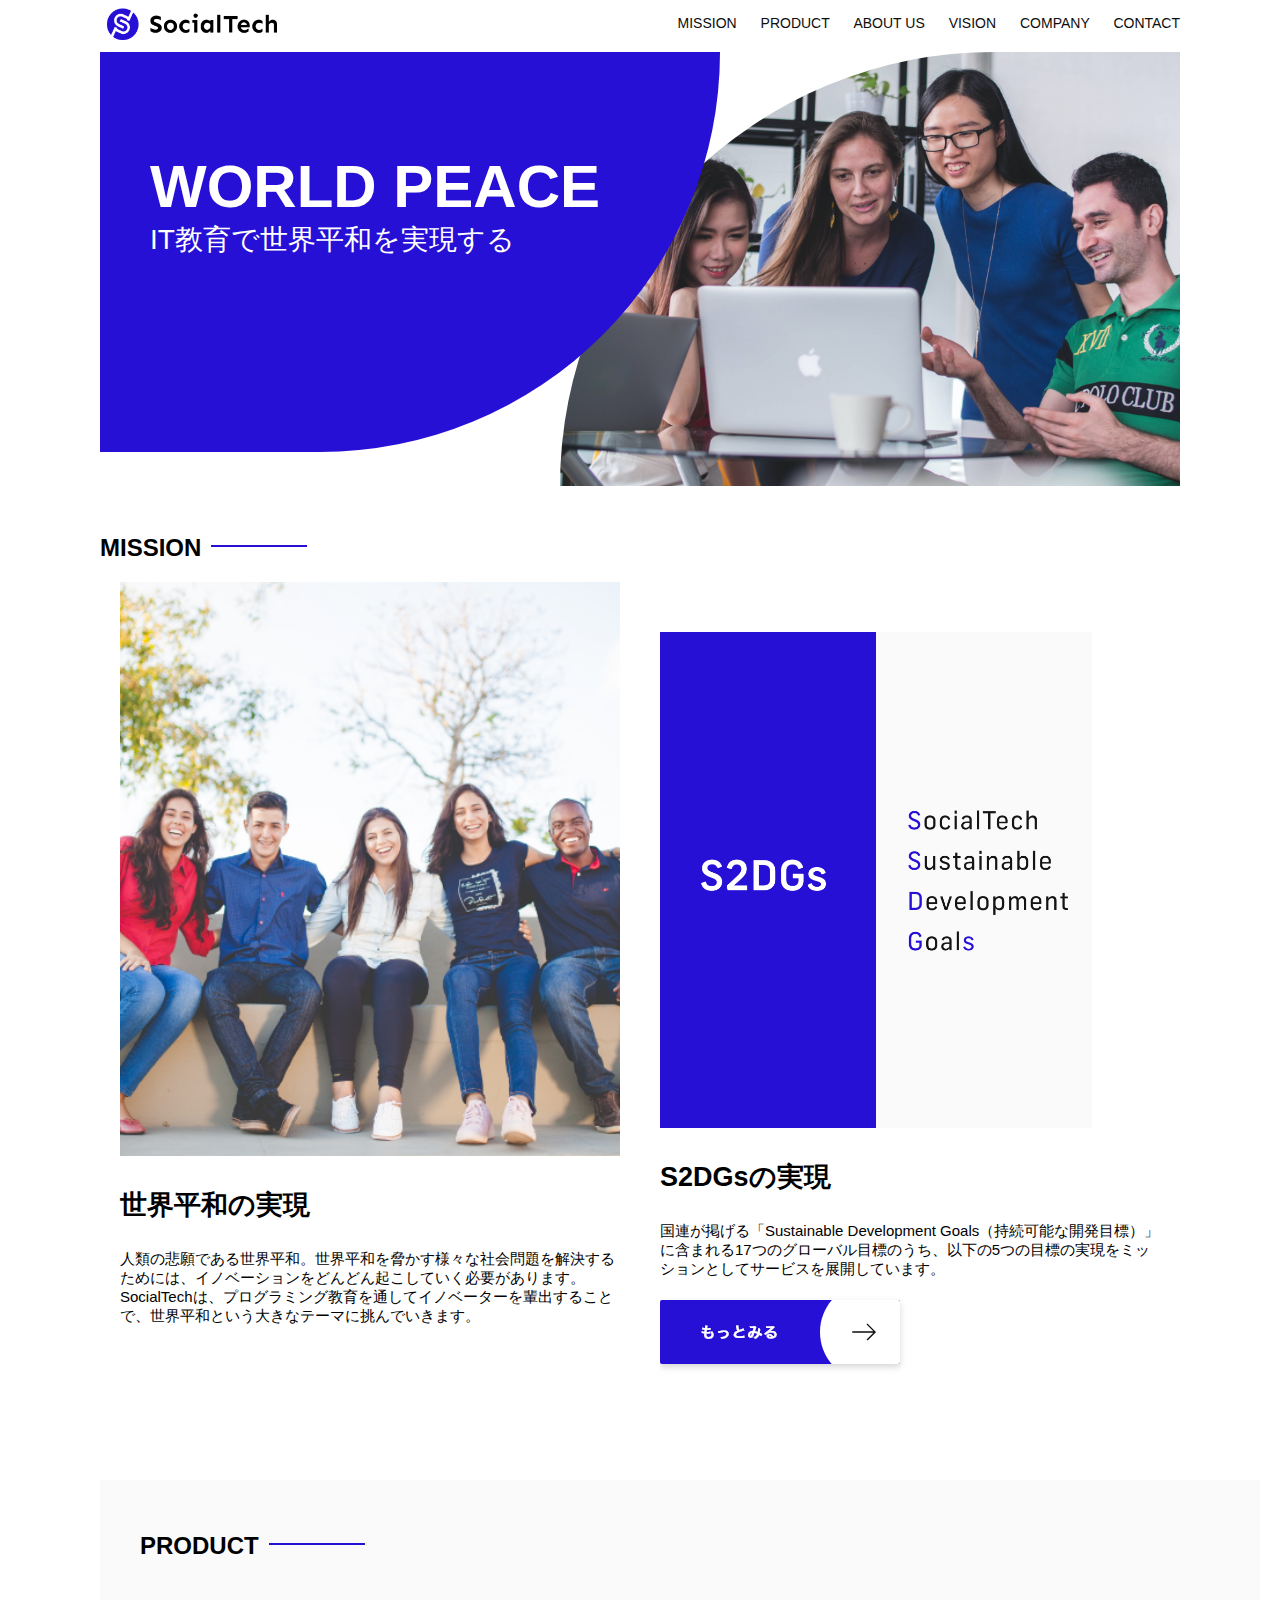
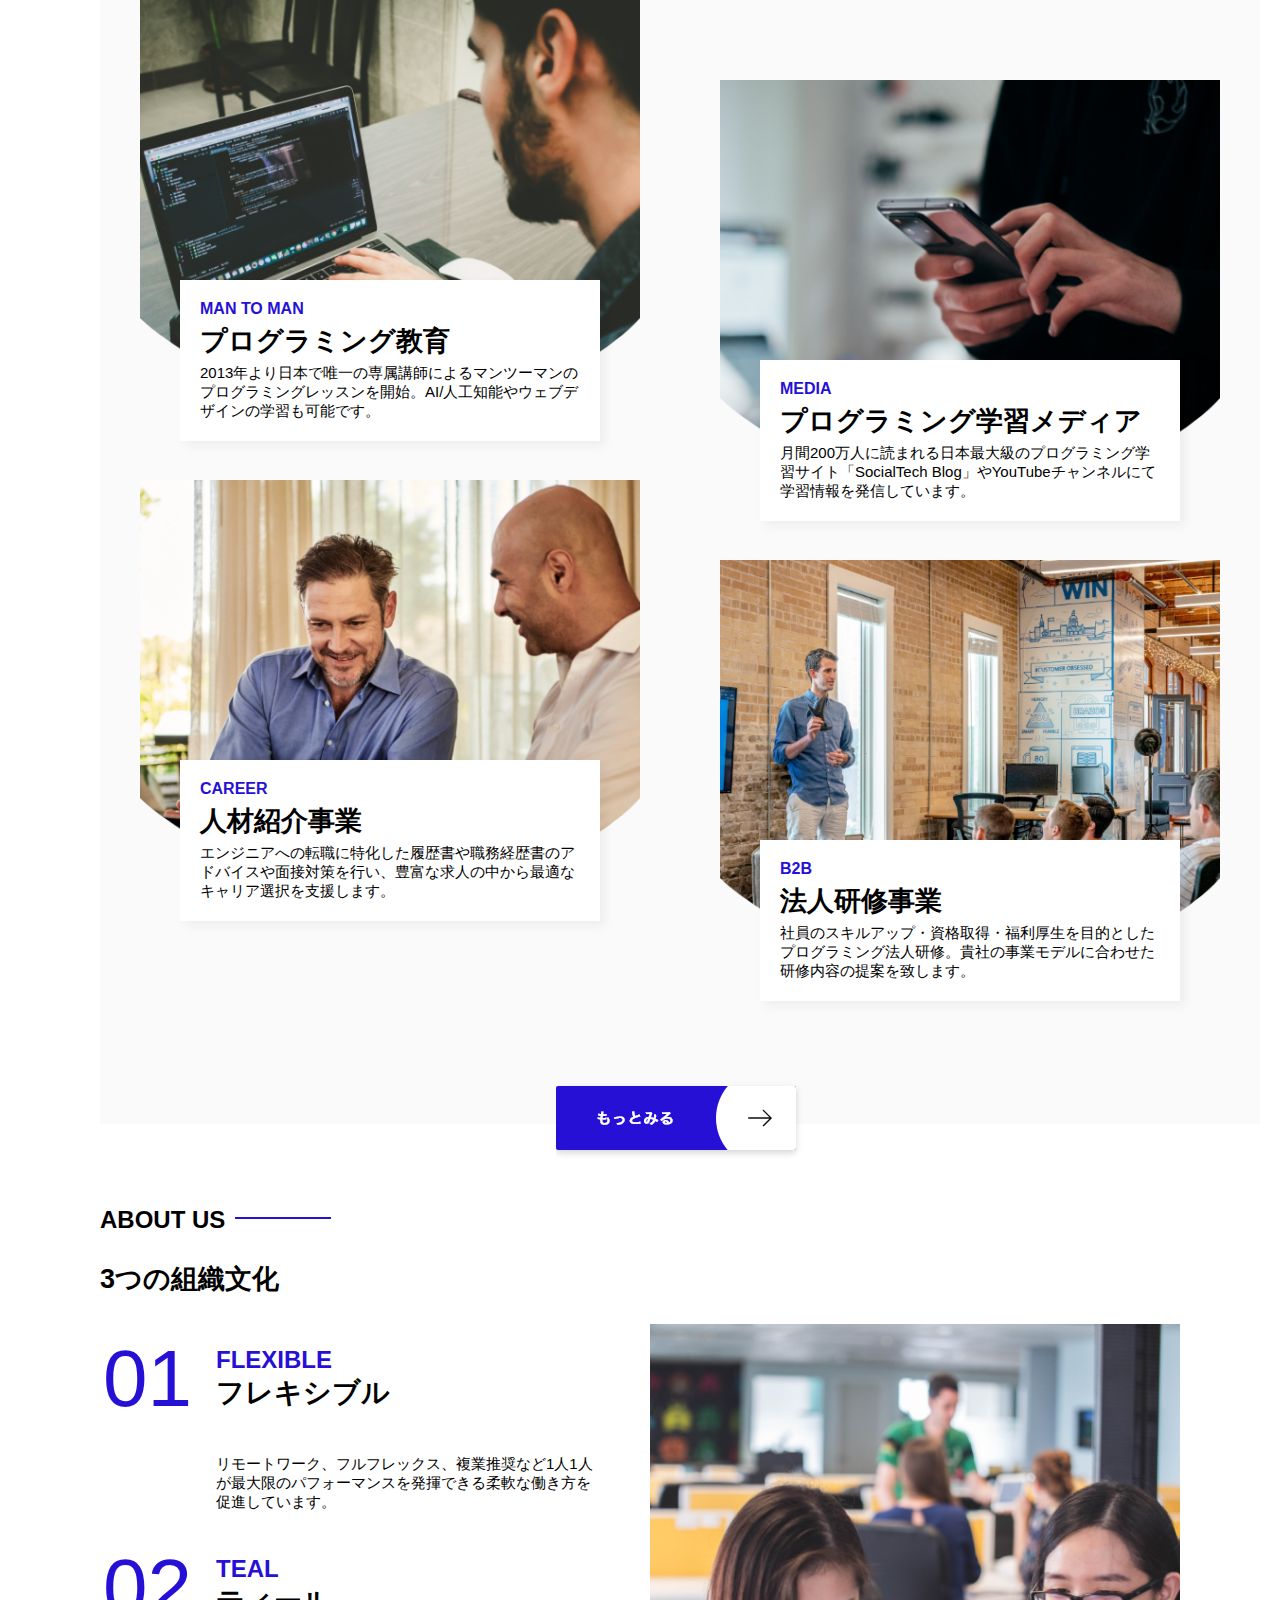
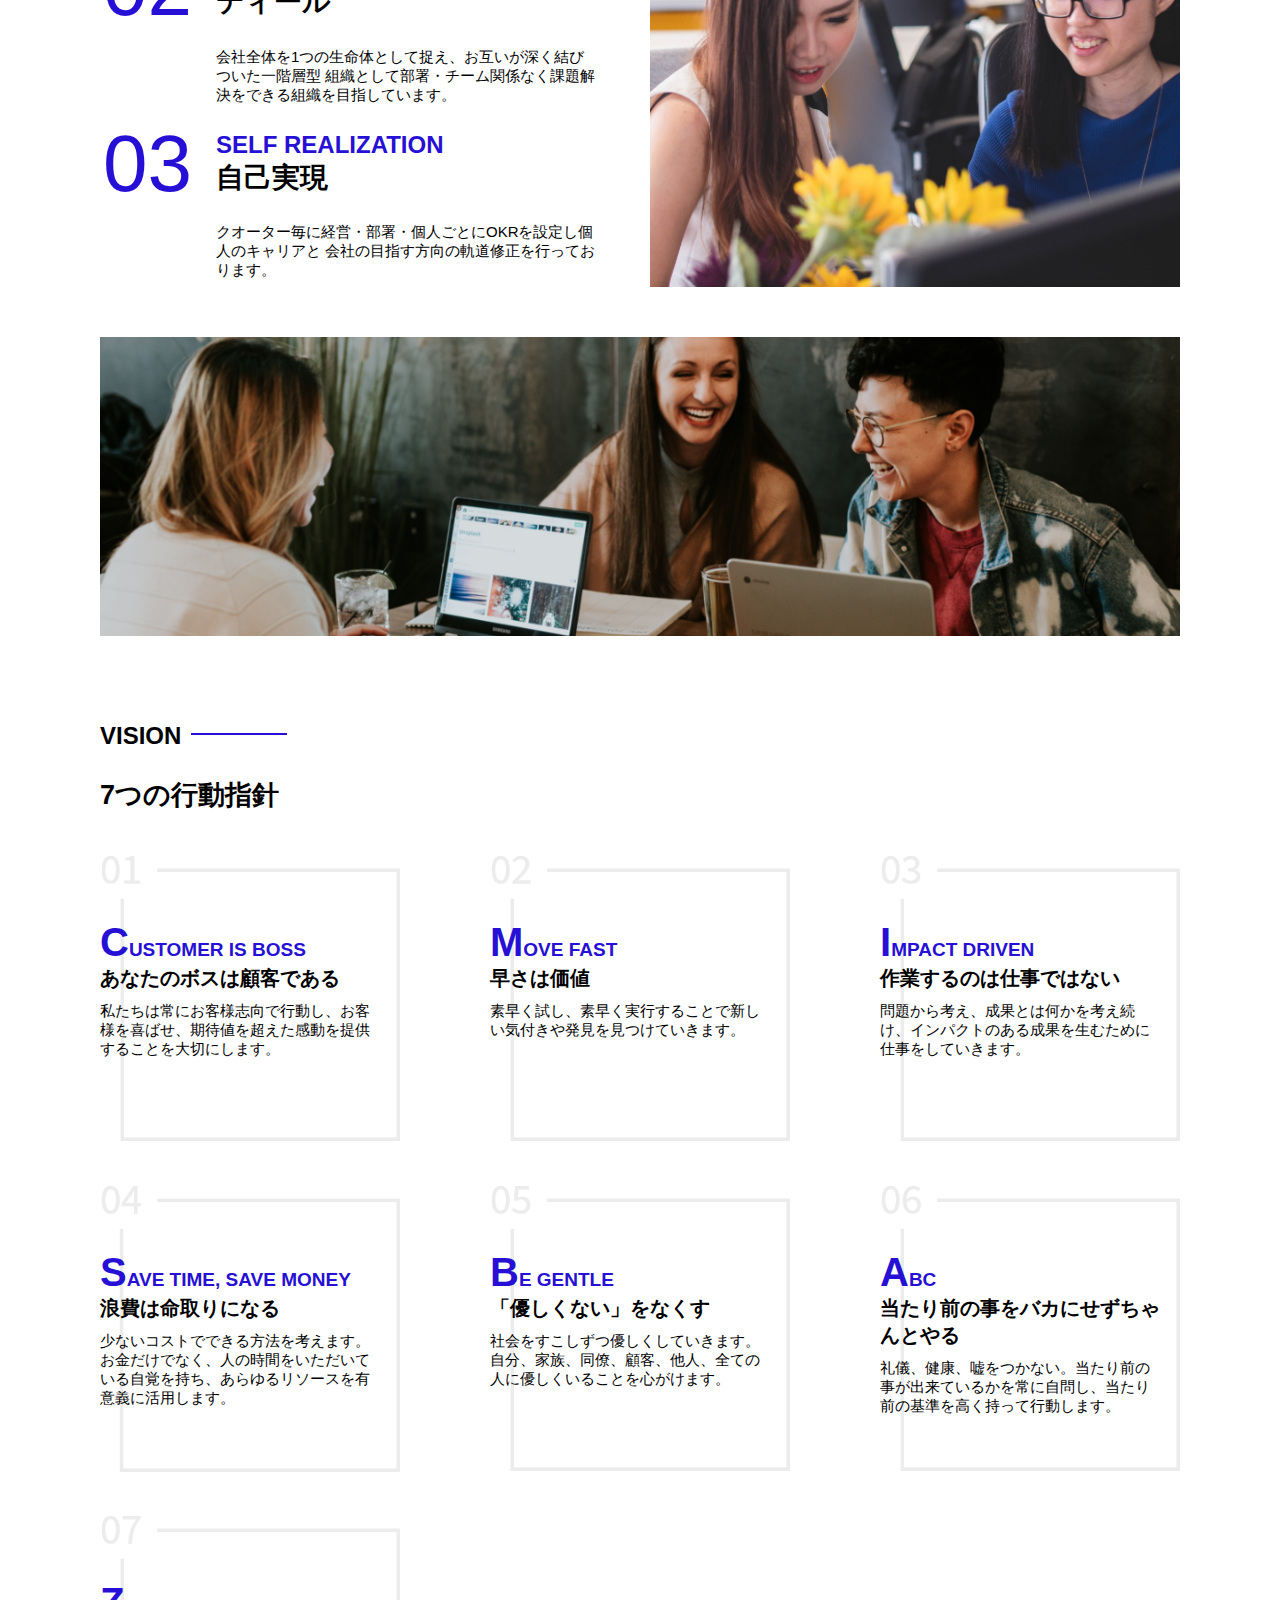
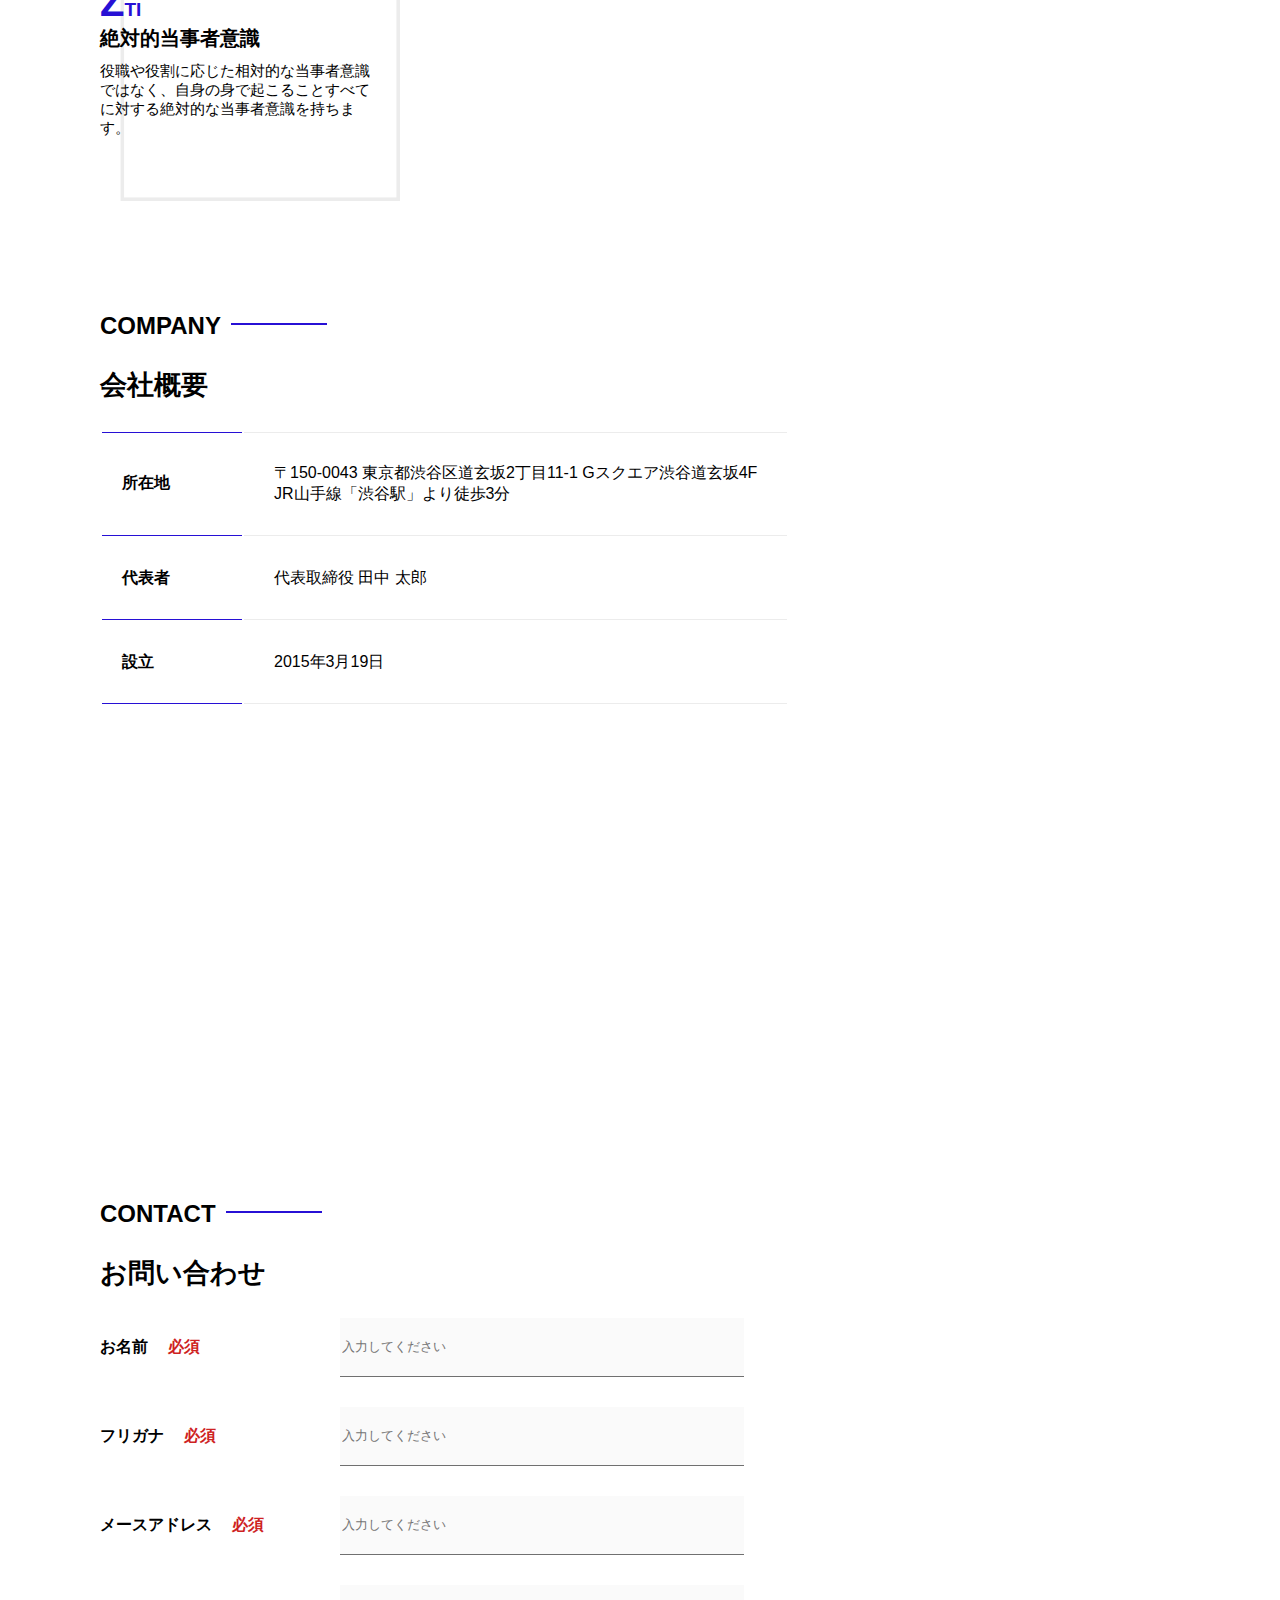
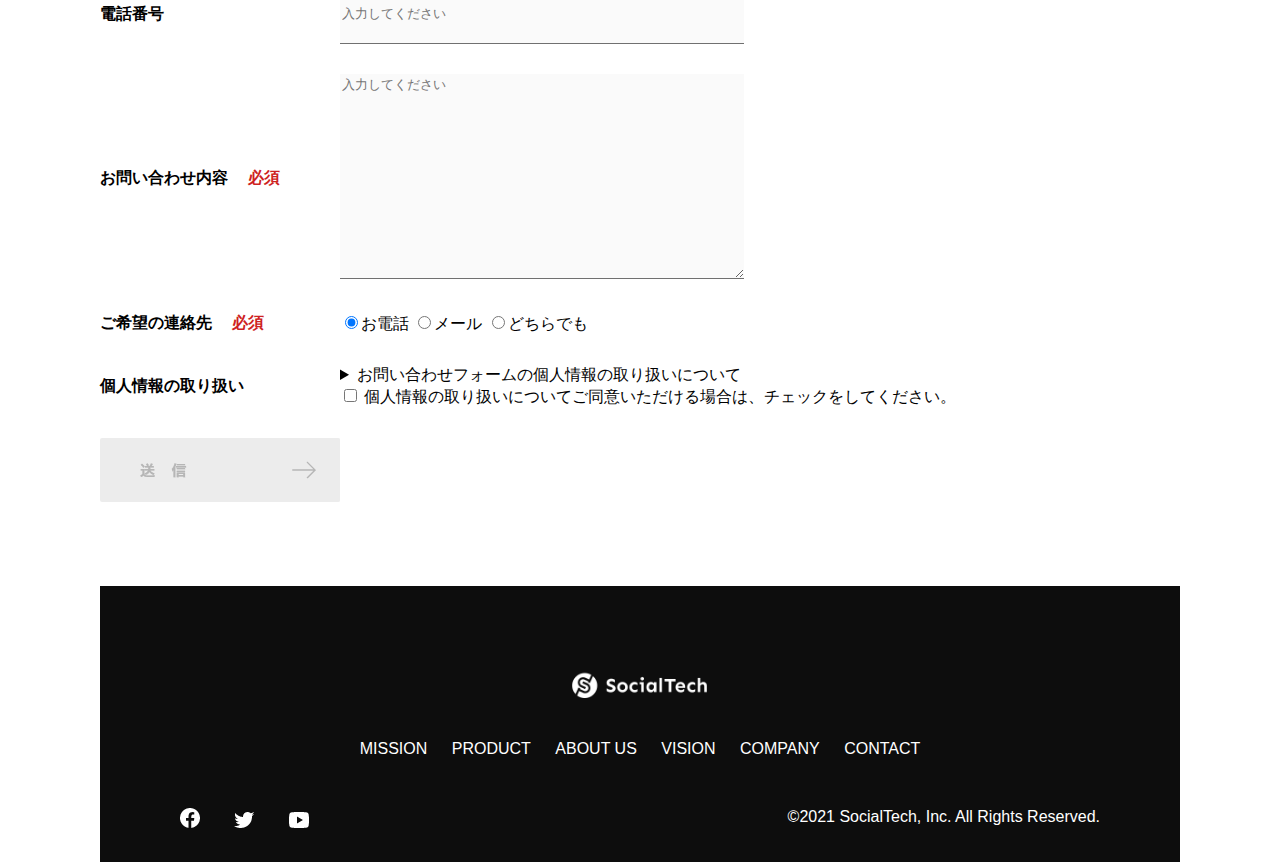
<file: index.html>
<!DOCTYPE html>
<html>
  <head>
      <title>SocialTech</title>
        <meta charset="utf-8">
        <meta name="description" content="SocialTechはEdTech業界のリーディングカンパニーを目指します。">
        <meta name="viewport" content="width=device-width, initial-scale=1.0">
          <meta name="twitter:card" content="summary" />
          <meta name="twitter:site" content="@mai2Ay" />
          <meta property="og:url" content="https://mai2ay.github.io/socialtech/index.html" />
          <meta property="og:title" content="SocialTech" />
          <meta property="og:description" content="SocialTechはEdTech業界のリーディングカンパニーを目指します。" />
          <meta property="og:image" content="https://mai2ay.github.io/socialtech/index.html/images/logo.png" />
        <link rel="stylesheet" href="style.css">
   </head>
  <body>
    <!-- ヘッダー -->
    <header>
        <!-- ロゴ -->
        <a herf="index.html" id="logo"><img src="images/logo.png" alt="トップページに戻る"></a>
      
          <!-- PC用ナビゲーション -->
          <nav id="nav-pc">
            <a href="mission.html">MISSION</a>
            <a href="product.html">PRODUCT</a>
            <a href="index.html#aboutus">ABOUT US</a>
            <a href="index.html#vision">VISION</a>
            <a href="index.html#company">COMPANY</a>
            <a href="index.html#contact">CONTACT</a>
          </nav>
          <!-- スマホ用メニューボタン -->
          <img id="menu-sp" src="images/button-menu.png" alt="ナビゲーションを開く" onclick="document.getElementById('nav-sp').style.display = 'block'">
          
          <!-- スマホ用ナビゲーション -->
          <nav id="nav-sp">
            <img id="close" src="images/button-close.png" alt="ナビゲーションを閉じる" onclick="document.getElementById('nav-sp').style.display = 'none'">
            <a id="logo-sp" href="index.html" onclick="document.getElementById('nav-sp').style.display = 'none'"><img
                src="images/logo-sp.png" alt="トップページに戻る"></a>
            <a class="menu" href="mission.html" onclick="document.getElementById('nav-sp').style.display = 'none'">MISSION</a>
            <a class="menu" href="product.html" onclick="document.getElementById('nav-sp').style.display = 'none'">PRODUCT</a>
            <a class="menu" href="index.html#aboutus" onclick="document.getElementById('nav-sp').style.display = 'none'">ABOUT
              US</a>
            <a class="menu" href="index.html#vision"
              onclick="document.getElementById('nav-sp').style.display = 'none'">VISION</a>
            <a class="menu" href="index.html#company"
              onclick="document.getElementById('nav-sp').style.display = 'none'">COMPANY</a>
            <a class="menu" href="index.html#contact"
              onclick="document.getElementById('nav-sp').style.display = 'none'">CONTACT</a>
            <div id="sns">
              <a href="https://www.facebook.com/sejuku2013"><img src="images/button-facebook.png" alt="Facebookのリンク"></a>
              <a href="https://twitter.com/samuraijuku"><img src="images/button-twitter.png" alt="Twitterのリンク"></a>
              <a href="https://www.youtube.com/channel/UCCFOQO5aDK0xXam4cUQXT8g"><img src="images/button-youtube.png" alt="YouTubeのリンク"></a>
            </div>
          </nav>
        </header>
          <main>
            <article>
              <!-- メインビジュアル -->
              <section id="main-visual">
                <div id="main-message">
                  <h1>WORLD PEACE</h1>
                  <p>IT教育で世界平和を実現する</p>
                </div>
                <img src="images/index/index-main.png" alt="PCの周りに集まる多国籍の仲間たち">
              </section>
              <!-- ミッション -->
              <section id="mission">
                  <h2 class="index-h2">MISSION</h2>
                <div id="mission-flex">
                  <div>
                    <img id="mission-photo" src="images/index/index-mission.png" alt="屋外のベンチで写真を撮影する多国籍の仲間たち">
                    <h3>世界平和の実現</h3>
                    <P>
                      人類の悲願である世界平和。世界平和を脅かす様々な社会問題を解決するためには、イノベーションをどんどん起こしていく必要があります。SocialTechは、プログラミング教育を通してイノベーターを輩出することで、世界平和という大きなテーマに挑んでいきます。
                    </P>
                  </div>
                  <div>
                    <img id="s2dgs" src="images/index/s2dgs.png" alt="s2dgs">
                    <h3>S2DGsの実現</h3>
                    <p>国連が掲げる「Sustainable Development Goals（持続可能な開発目標）」に含まれる17つのグローバル目標のうち、以下の5つの目標の実現をミッションとしてサービスを展開しています。</p>
                    <a href="mission.html">
                      <img src="images/button-more.png" alt="もっとみる">
                    </a>
                  </div>
                </div>
              </section>
              <!-- プロダクト -->
              <section id="product">
                  <h2 class="index-h2">PRODUCT</h2>
                <div>
                  <div id="product-left">
                    <div>
                      <img class="product-photo" src="images/index/index-mantoman.png" alt="PCでコードを書く男性">
                      <div class="product-explain">
                        <span>MAN TO MAN</span>
                        <h3>プログラミング教育</h3>
                        <P>2013年より日本で唯一の専属講師によるマンツーマンのプログラミングレッスンを開始。AI/人工知能やウェブデザインの学習も可能です。</P>
                      </div>
                    </div>
                    <div>
                      <img class="product-photo" src="images/index/index-career.png" alt="笑顔で話し合う2人の男性">
                      <div class="product-explain">
                        <span>CAREER</span>
                        <h3>人材紹介事業</h3>
                        <p>エンジニアへの転職に特化した履歴書や職務経歴書のアドバイスや面接対策を行い、豊富な求人の中から最適なキャリア選択を支援します。</p>
                      </div>
                    </div>
                  </div>
                  <div id="product-right">
                    <div>
                      <img class="product-photo" src="images/index/index-media.png" alt="スマートフォンを操作する人">
                      <div class="product-explain">
                        <span>MEDIA</span>
                        <h3>プログラミング学習メディア</h3>
                        <p>月間200万人に読まれる日本最大級のプログラミング学習サイト「SocialTech Blog」やYouTubeチャンネルにて学習情報を発信しています。</p>
                      </div>
                    </div>
                    <div>
                      <img class="product-photo" src="images/index/index-b2b.png" alt="講演中の男性とそれを聴く人々">
                      <div class="product-explain">
                        <span>B2B</span>
                        <h3>法人研修事業</h3>
                        <p>社員のスキルアップ・資格取得・福利厚生を目的としたプログラミング法人研修。貴社の事業モデルに合わせた研修内容の提案を致します。</p>
                      </div>
                    </div>
                  </div>
                </div>
                <div>
                  <a id="product-more" href="product.html">
                    <img src="images/button-more.png" alt="もっとみる">
                  </a>
                </div>
              </section>
                <!-- ABOUT US -->
                <section id="aboutus">
                  <h2 class="index-h2">ABOUT US</h2>
                  <h3>3つの組織文化</h3>
                  <div>
                    <table class="culture-table">
                      <tr>
                        <td>
                          <span class="culture-num">01</span>
                        </td>
                        <td>
                          <span class="culture-en">FLEXIBLE</span>
                          <span class="culture-jp">フレキシブル</span>
                        </td>
                      </tr>
                      <tr>
                        <td>
                          <!-- 空のセル -->
                        </td>
                        <td>
                          <p class="cultule-description">
                            リモートワーク、フルフレックス、複業推奨など1人1人が最大限のパフォーマンスを発揮できる柔軟な働き方を促進しています。
                          </p>
                        </td>
                      </tr>
                      <tr>
                        <td>
                          <span class="culture-num">02</span>
                        </td>
                        <td>
                          <span class="culture-en">TEAL</span>
                          <span class="culture-jp">ティール</span>
                        </td>
                      </tr>
                      <tr>
                        <td>
                          <!-- 空のセル -->
                        </td>
                        <td>
                          <p class="culture-description">
                            会社全体を1つの生命体として捉え、お互いが深く結びついた一階層型
                            組織として部署・チーム関係なく課題解決をできる組織を目指しています。
                          </p>
                        </td>
                      </tr>
                      <tr>
                        <td>
                          <span class="culture-num">03</span>
                        </td>
                        <td>
                          <span class="culture-en">SELF REALIZATION</span>
                          <span class="culture-jp">自己実現</span>
                        </td>
                      </tr>
                      <tr>
                        <td>
                          <!-- 空のセル -->
                        </td>
                        <td>
                          <p class="culture-description">
                            クオーター毎に経営・部署・個人ごとにOKRを設定し個人のキャリアと
                            会社の目指す方向の軌道修正を行っております。
                          </p>
                        </td>
                      </tr>
                    </table>
                      <img class="culture-img" src="images/index/index-aboutus1.png" alt="笑顔で話し合う2人の女性">  
                  </div>
                    <img class="culture-img2" src="images/index/index-aboutus2.png" alt="笑顔で話し合う3人の男女">
                </section>
                <!-- VISION -->
                <section id="vision">
                  <h2 class="index-h2">VISION</h2>
                  <h3>7つの行動指針</h3>
                  <div>
                    <div class="vision-box">
                      <img src="images/index/vision-01.png" alt="01">
                      <span>
                        <h4>CUSTOMER IS BOSS</h4>
                        <h5>あなたのボスは顧客である</h5>
                        <p>私たちは常にお客様志向で行動し、お客様を喜ばせ、期待値を超えた感動を提供することを大切にします。</p>
                      </span>
                    </div>
                    <div class="vision-box">
                      <img src="images/index/vision-02.png" alt="02">
                      <span>
                        <h4>MOVE FAST</h4>
                        <h5>早さは価値</h5>
                        <p>素早く試し、素早く実行することで新しい気付きや発見を見つけていきます。</p>
                      </span>
                    </div>
                    <div class="vision-box">
                      <img src="images/index/vision-03.png" alt="03">
                      <span>
                        <h4>IMPACT DRIVEN</h4>
                        <h5>作業するのは仕事ではない</h5>
                        <p>問題から考え、成果とは何かを考え続け、インパクトのある成果を生むために仕事をしていきます。</p>
                      </span>
                    </div>
                    <div class="vision-box">
                      <img src="images/index/vision-04.png" alt="04">
                        <span>
                          <h4>SAVE TIME, SAVE MONEY</h4>
                          <h5>浪費は命取りになる</h5>
                          <p>少ないコストでできる方法を考えます。お金だけでなく、人の時間をいただいている自覚を持ち、あらゆるリソースを有意義に活用します。</p>
                        </span>
                      </imag>
                    </div>
                    <div class="vision-box">
                      <img src="images/index/vision-05.png" alt="05">
                      <span>
                        <h4>BE GENTLE</h4>
                        <h5>「優しくない」をなくす</h5>
                        <p>社会をすこしずつ優しくしていきます。自分、家族、同僚、顧客、他人、全ての人に優しくいることを心がけます。</p>
                      </span>
                    </div>
                    <div class="vision-box">
                      <img src="images/index/vision-06.png" alt="06">
                      <span>
                        <h4>ABC</h4>
                        <h5>当たり前の事をバカにせずちゃんとやる</h5>
                        <p>礼儀、健康、嘘をつかない。当たり前の事が出来ているかを常に自問し、当たり前の基準を高く持って行動します。</p>
                      </span>
                    </div>
                    <div class="vision-box">
                      <img src="images/index/vision-07.png" alt="07">
                      <span>
                        <h4>ZTI</h4>
                        <h5>絶対的当事者意識</h5>
                        <p>役職や役割に応じた相対的な当事者意識ではなく、自身の身で起こることすべてに対する絶対的な当事者意識を持ちます。</p>
                      </span>
                    </div>
                  </div>
                </section>
                  <!-- COMPANY -->
                  <section id="company">
                    <h2 class="index-h2">COMPANY</h2>
                    <h3>会社概要</h3>
                    <table id="company-table">
                      <tr>
                        <th class="tableheader-first">所在地</th>
                        <td class="cell-first">〒150-0043 東京都渋谷区道玄坂2丁目11-1 Gスクエア渋谷道玄坂4F<br>JR山手線「渋谷駅」より徒歩3分</td>
                      </tr>
                      <tr>
                        <th class="tableheader">代表者</th>
                        <td class="cell">代表取締役 田中 太郎</td>
                      </tr>
                      <tr>
                        <th class="tableheader">設立</th>
                        <td class="cell">2015年3月19日</td>
                      </tr>
                    </table>
                    <iframe
                      src="https://www.google.com/maps/embed?pb=!1m18!1m12!1m3!1d3241.7761306151356!2d139.6961907!3d35.6578869!2m3!1f0!2f0!3f0!3m2!1i1024!2i768!4f13.1!3m3!1m2!1s0x60188caa0042e8d1%3A0xba130bea826a7aa2!2z44CSMTUwLTAwNDMg5p2x5Lqs6YO95riL6LC35Yy66YGT546E5Z2C77yS5LiB55uu77yR77yR4oiS77yR!5e0!3m2!1sja!2sjp!4v1664507804688!5m2!1sja!2sjp" 
                      style="border:0;" allowfullscreen="" loading="lazy">
                    </iframe>
                    </section>
                      <!-- お問い合わせフォーム -->
                      <section id="contact">
                        <h2 class="index-h2">CONTACT</h2>
                        <h3>お問い合わせ</h3>
                        <form action="https://api.staticforms.xyz/submit" method="post">
                          <input type="text" name="honeypot" style="display:none">
                          <!--STATIC FORMSのアクセスキー  -->
                          <input type="hidden" name="accessKey" value="3e3823be-5c2d-4cc7-9f79-f2854b6325e1">
                          <!-- メールのタイトル -->
                          <input type="hidden" name="subject" value="お問い合わせフォーム" />
                          <!--送信先のメールアドレスをvalueに設定する-->
                          <input type="hidden" name="replayTo" value="neji09mai2@gmail.com">
                          <!--redirectToのURLは公開後のURLへリンクする-->
                          <input type="hidden" name="radirectTo" value="">
                          <div>
                            <div class="contact-heading">
                              <label class="contact-label">お名前<span class="contact-span">必須</span></span></label>
                            </div>
                            <div class="contact-form">
                              <input type="text" name="name" placeholder="入力してください" class="contact-textbox">
                            </div>
                          </div>
                          <div>
                            <div class="contact-heading">
                              <label class="contact-label">フリガナ<span class="contact-span">必須</span></label>
                            </div>
                            <div>
                              <input type="text" name="hurigana" placeholder="入力してください" class="contact-textbox">
                            </div>
                          </div>
                          <div>
                            <div class="contact-heading">
                              <label class="contact-label">メースアドレス<span class="contact-span">必須</span></label>
                            </div>
                            <div>
                              <input type="text" name="email" placeholder="入力してください" class="contact-textbox">
                            </div>
                          </div>
                          <div>
                            <div class="contact-heading">
                              <label class="contact-label">電話番号</label>
                            </div>
                            <div>
                              <input type="text" name="tel" placeholder="入力してください" class="contact-textbox">
                            </div>
                          </div>
                          <div>
                            <div class="contact-heading">
                              <label class="contact-label">お問い合わせ内容<span class="contact-span">必須</span></label>
                            </div>
                            <div>
                              <textarea class="contact-textarea" placeholder="入力してください" name="message"></textarea>
                            </div>
                          </div>
                          <div>
                              <div class="contact-heading">
                                <label class="contact-label">ご希望の連絡先<span class="contact-span">必須</span></label>
                              </div>
                              <div>
                                <input class="radiobutton" type="radio" value="tel" name="contact" checked><label>お電話</label>
                                <input class="radiobutton" type="radio" value="mail" name="contact"><label>メール</label>
                                <input class="radiobutton" type="radio" value="both" name="contact"><label>どちらでも</label>
                              </div>
                            </div>
                       <div>
                        <div class="contact-heading">
                          <label class="contact-label">個人情報の取り扱い</label>
                        </div>
                        <div>
                          <details>
                            <summary>お問い合わせフォームの個人情報の取り扱いについて</summary>
                            <div>
                              <span>１．組織の名称又は氏名</span><br>
                              株式会社SocialTech<br><br>
                              <span>２．個人情報保護管理者（若しくはその代理人）の氏名又は職名、所属及び連絡先
                                鈴木 一郎 コーポレート部</span><br>
                              メールアドレス：support@socialtech.net<br>
                              TEL：03-xxxx-xxxx<br>
                              <span>３．個人情報の利用目的</span><br>
                              ・本サービス及び本サービスに関連する情報の提供又はそれらに関する連絡のため<br>
                              ・ユーザーの本人確認のため<br>
                              ・当社サービスのご案内のため<br>
                              ・当社の商品等の広告または宣伝（電子メールによるものを含むものとします。）<br><br>
                              <span>４．個人情報の取り扱い業務の委託</span><br>
                              個人情報の取扱業務の全部または一部を外部に業務委託する場合があります。<br>
                              その際、弊社は、個人情報を適切に保護できる管理体制を敷き実行していることを条件として<br>
                              委託先を厳選したうえで、機密保持契約を委託先と締結し、お客様の個人情報を厳密に管理させます。<br><br>
                              <span>５．個人情報の開示等の請求</span><br>
                              お客様は、弊社に対してご自身の個人情報の開示等（利用目的の通知、開示、内容の訂正・追加・削除、利用の停止または消去、第三者への提供の停止）に関して、当社問合わせ窓口に申し出ることができます。<br>
                              その際、弊社はお客様ご本人を確認させていただいたうえで、合理的な期間内に対応いたします。<br><br>
                              なお、個人情報に関する弊社問合わせ先は、次の通りです。<br><br>
                              株式会社SocialTech　個人情報問合せ窓口<br>
                              〒150-0043　東京都渋谷区道玄坂2丁目11-1 Ｇスクエア渋谷道玄坂 4F<br>
                              メールアドレス：support@socialtech.net　TEL：03-xxxx-xxxx<br><br>
                              <span>６．個人情報を提供されることの任意性について</span><br><br>
                              お客様がご自身の個人情報を弊社に提供されるか否かは、お客様のご判断によりますが、もしご提供されない場合には、適切なサービスが提供できない場合がありますので予めご了承ください。 
                            </div>
                          </details>
                          <input type="checkbox" name="agree">
                          <span>個人情報の取り扱いについてご同意いただける場合は、チェックをしてください。</span>
                        </div>
                       </div>
                        <input type="image" value="Submit" src="images/button-submit.png" alt="送信する">
                      </form>
                      </section>
            </article>
              <footer>
                <div id="footer-logo">
                  <img src="images/logo-sp.png" alt="SocialTech">
                </div>
                <div id="footer-link">
                  <a href="mission.html">MISSION</a>
                  <a href="product.html">PRODUCT</a>
                  <a href="index.html#aboutus">ABOUT US</a>
                  <a href="index.html#vision">VISION</a>
                  <a href="index.html#company">COMPANY</a>
                  <a href="index.html#contact">CONTACT</a>
                </div>
                <div id="sns-footer">
                  <a href="https://www.facebook.com/sejuku2013"><img src="images/button-facebook.png" alt="FaceBookのリンク"></a>
                  <a href="https://twitter.com/samuraijuku"><img src="images/button-twitter.png" alt="Twitterのリンク"></a>
                  <a href="https://www.youtube.com/channel/UCCFOQO5aDK0xXam4cUQXT8g"><img src="images/button-youtube.png" alt="YouTubeのリンク"></a>
                    <span id="copyright">&copy;2021 SocialTech, Inc. All Rights Reserved. </span>
                </div>
              </footer>
          </main>
    </body>
</html>
</file>
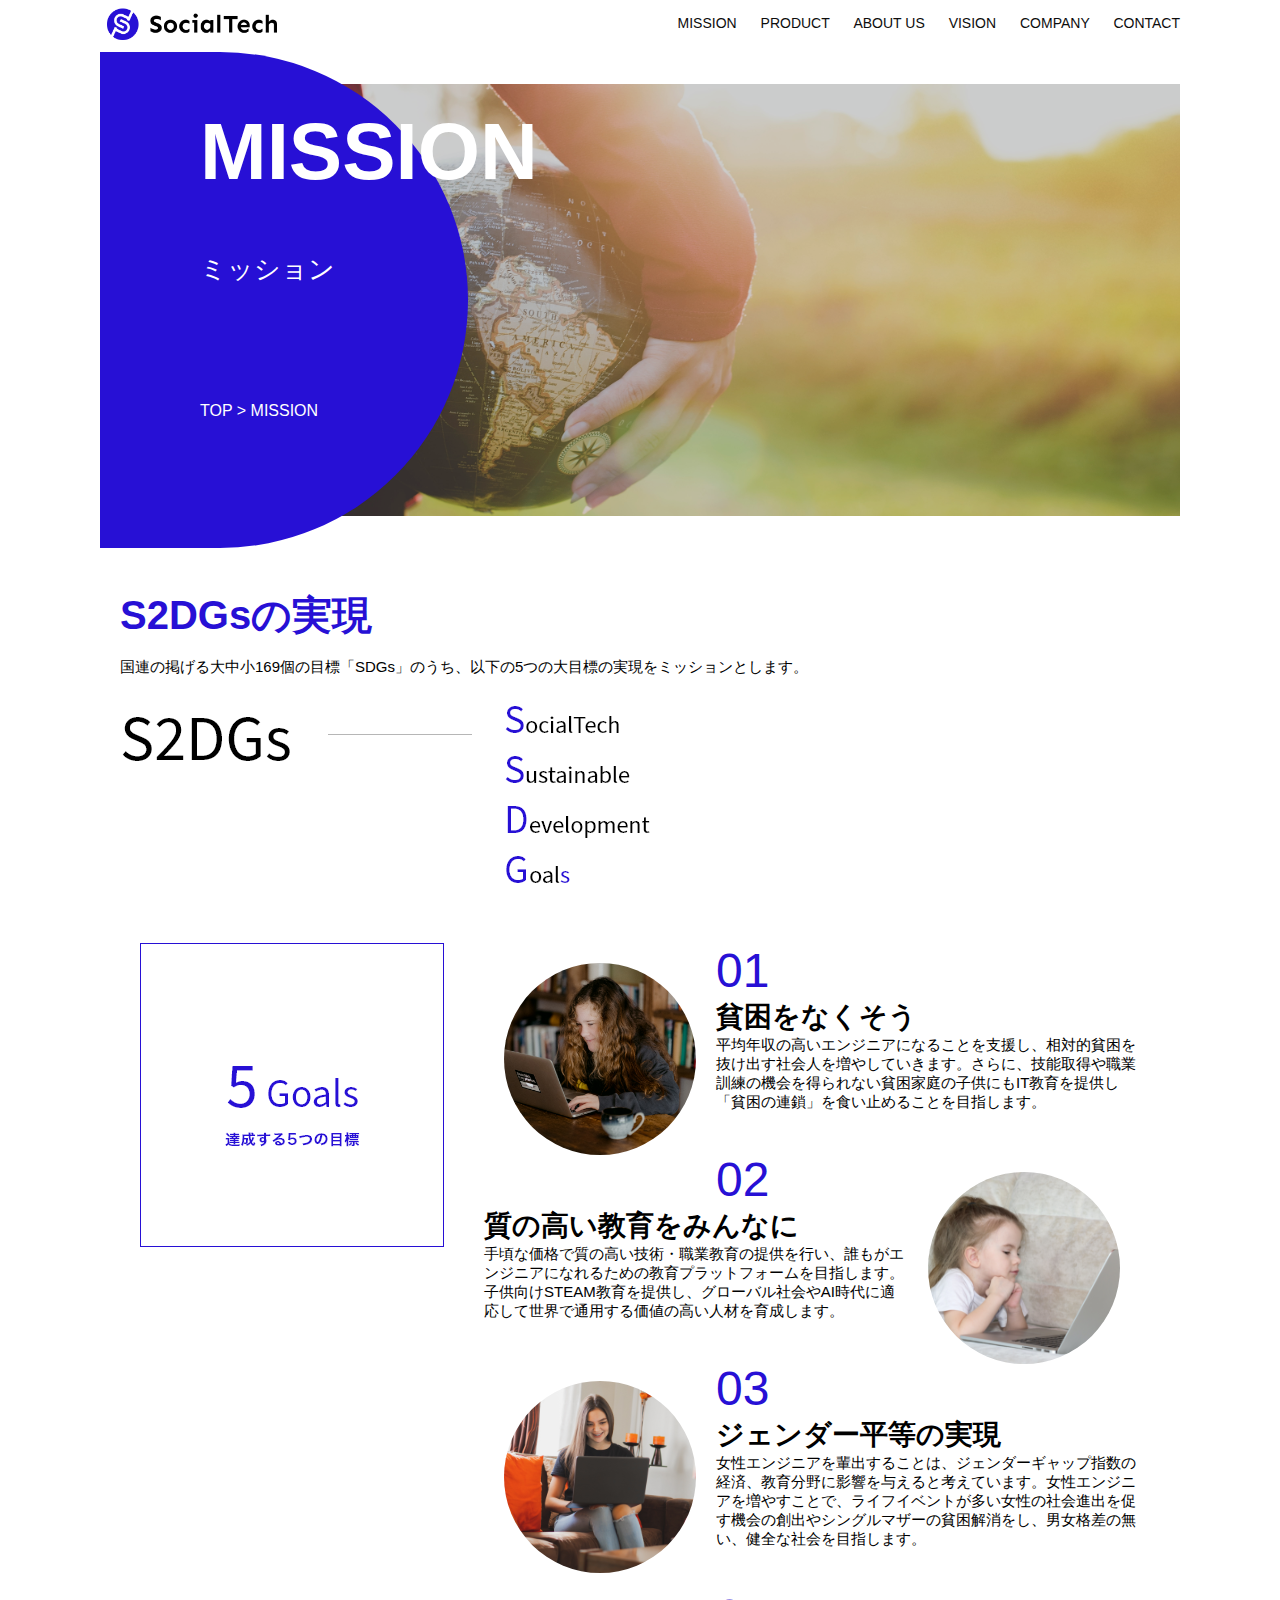
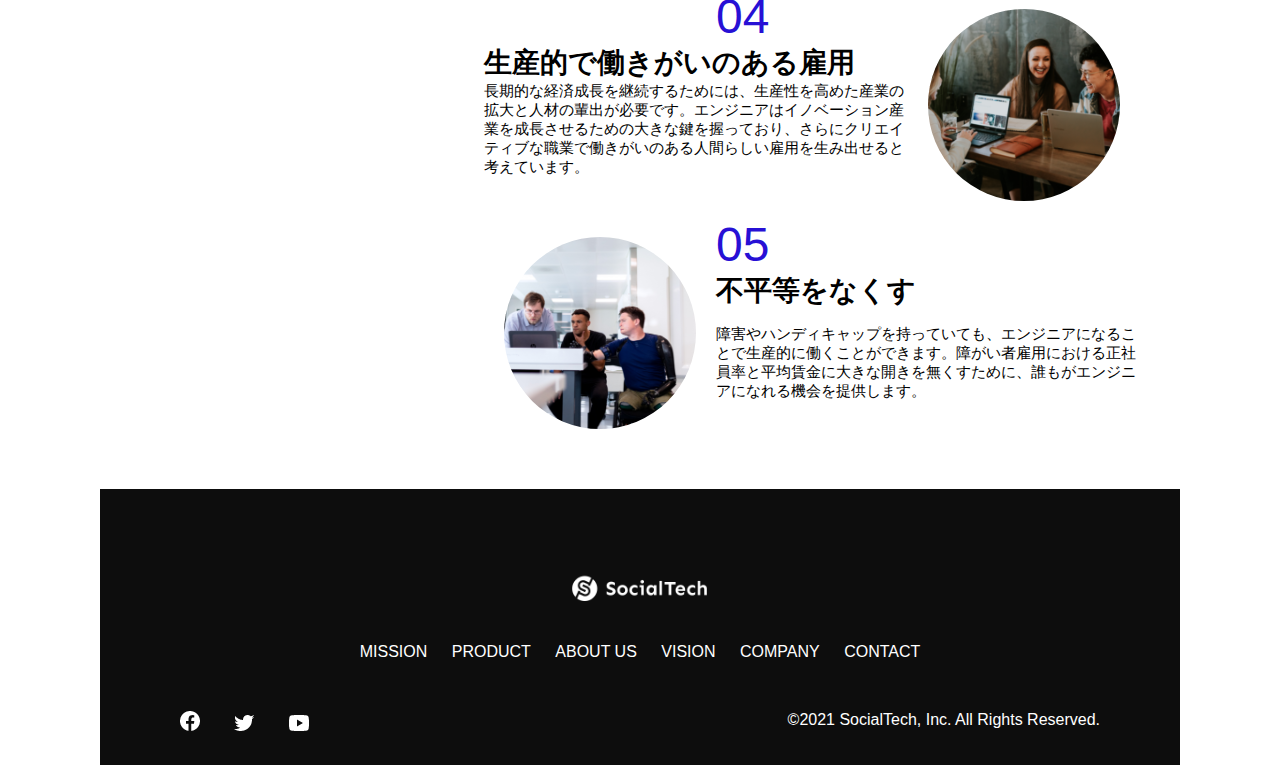
<file: mission.html>
<!DOCTYPE html>
<html>
  <head>
    <title>SocialTech - MISSION ミッション -</title>
    <meta charset="utf-8">
    <meta name="description" content="SocialTechが目指す5つの目標（S2DGs）を紹介します">
    <meta name="viewport" content="width=device-width, initial-scale=1.0">
    <link rel="stylesheet" href="style.css">
  </head>
 
  <body>
    <!-- ヘッダー -->
    <header>
      <!-- ロゴ -->
      <a href="index.html" id="logo"><img src="images/logo.png" alt="トップページに戻る"></a>
  
      <!-- PC用ナビゲーション -->
      <nav id="nav-pc">
        <a href="mission.html">MISSION</a>
        <a href="product.html">PRODUCT</a>
        <a href="index.html#aboutus">ABOUT US</a>
        <a href="index.html#vision">VISION</a>
        <a href="index.html#company">COMPANY</a>
        <a href="index.html#contact">CONTACT</a>
      </nav>
  
      <!-- スマホ用メニューボタン -->
      <img id="menu-sp" src="images/button-menu.png" alt="ナビゲーションを開く" onclick="document.getElementById('nav-sp').style.display = 'block'">

      <!-- スマホ用ナビゲーション -->
      <nav id="nav-sp">
        <img id="close" src="images/button-close.png" alt="ナビゲーションを閉じる" onclick="document.getElementById('nav-sp').style.display = 'none'">
        <a id="logo-sp" href="index.html" onclick="document.getElementById('nav-sp').style.display = 'none'"><img
            src="images/logo-sp.png" alt="トップページに戻る"></a>
        <a class="menu" href="mission.html" onclick="document.getElementById('nav-sp').style.display = 'none'">MISSION</a>
        <a class="menu" href="product.html" onclick="document.getElementById('nav-sp').style.display = 'none'">PRODUCT</a>
        <a class="menu" href="index.html#aboutus" onclick="document.getElementById('nav-sp').style.display = 'none'">ABOUT
          US</a>
        <a class="menu" href="index.html#vision"
          onclick="document.getElementById('nav-sp').style.display = 'none'">VISION</a>
        <a class="menu" href="index.html#company"
          onclick="document.getElementById('nav-sp').style.display = 'none'">COMPANY</a>
        <a class="menu" href="index.html#contact"
          onclick="document.getElementById('nav-sp').style.display = 'none'">CONTACT</a>
        <div id="sns">
          <a href="https://www.facebook.com/sejuku2013"><img src="images/button-facebook.png" alt="Facebookのリンク"></a>
          <a href="https://twitter.com/samuraijuku"><img src="images/button-twitter.png" alt="Twitterのリンク"></a>
          <a href="https://www.youtube.com/channel/UCCFOQO5aDK0xXam4cUQXT8g"><img src="images/button-youtube.png" alt="YouTubeのリンク"></a>
        </div>
      </nav>
    </header>
    <main>
      <article>
        <section id="mission-main">
          <div id="mission-title">
            <h1>MISSION</h1>
            <span>ミッション</span>
            <div>TOP > MISSION</div>
          </div>
        </section>
        <section id="mission-s2dgs">
          <h2 class="mission-h2">S2DGsの実現</h2>
          <p>国連の掲げる大中小169個の目標「SDGs」のうち、以下の5つの大目標の実現をミッションとします。</p>
          <img src="images/mission/mission-s2dgs.png" alt="S2DGs">
        </section>
        <section id="mission-5goals">
          <div>
            <img id="s2dgs-image" src="images/mission/mission-5goals.png" alt="5Goals">
          </div>
          <div>
              <div>
                <img class="fivegoals-image-left" src="images/mission/mission-5goals01.png" alt="PCを操作する女の子">
                <span class="fivegoals-number">01</span>
                <h3 class="fivegoals-h3">貧困をなくそう</h3>
                <p class="fivegoals-p">
                  平均年収の高いエンジニアになることを支援し、相対的貧困を抜け出す社会人を増やしていきます。さらに、技能取得や職業訓練の機会を得られない貧困家庭の子供にもIT教育を提供し「貧困の連鎖」を食い止めることを目指します。
                </p>
              </div>

              <div>
                <img class="fivegoals-image-right" src="images/mission/mission-5goals02.png" alt="PCを見つめる小さい女の子">
                <span class="fivegoals-number">02</span>
                <h3 class="fivegoals-h3">質の高い教育をみんなに</h3>
                <p class="fivegoals-p">
                  手頃な価格で質の高い技術・職業教育の提供を行い、誰もがエンジニアになれるための教育プラットフォームを目指します。子供向けSTEAM教育を提供し、グローバル社会やAI時代に適応して世界で通用する価値の高い人材を育成します。
                </p>
              </div>

              <div>
                <img class="fivegoals-image-left" src="images/mission/mission-5goals03.png" alt="PCを操作する女性">
                <span class="fivegoals-number">03</span>
                <h3 class="fivegoals-h3">ジェンダー平等の実現</h3>
                <p class="fivegoals-p">
                  女性エンジニアを輩出することは、ジェンダーギャップ指数の経済、教育分野に影響を与えると考えています。女性エンジニアを増やすことで、ライフイベントが多い女性の社会進出を促す機会の創出やシングルマザーの貧困解消をし、男女格差の無い、健全な社会を目指します。
                </p>
              </div>

              <div>
                <img class="fivegoals-image-right" src="images/mission/mission-5goals04.png" alt="笑顔で話し合う3人の男女">
                <span class="fivegoals-number">04</span>
                <h3 class="fivegoals-h3">生産的で働きがいのある雇用</h3>
                <p class="fivegoals-p">
                  長期的な経済成長を継続するためには、生産性を高めた産業の拡大と人材の輩出が必要です。エンジニアはイノベーション産業を成長させるための大きな鍵を握っており、さらにクリエイティブな職業で働きがいのある人間らしい雇用を生み出せると考えています。
                </p>
              </div>

              <div>
                <img class="fivegoals-image-left" src="images/mission/mission-5goals05.png" alt="障害を持つ男性が生き生きと働く様子">
                <span class="fivegoals-number">05</span>
                <h3 class="fivegoals-h3">不平等をなくす</h3>
                <p class="fivegoaals-p">
                  障害やハンディキャップを持っていても、エンジニアになることで生産的に働くことができます。障がい者雇用における正社員率と平均賃金に大きな開きを無くすために、誰もがエンジニアになれる機会を提供します。
                </p>
              </div> 
          </div>
        </section>
      </article>
      <footer>
        <div id="footer-logo">
          <img src="images/logo-sp.png" alt="SocialTech">
        </div>
        <div id="footer-link">
          <a href="mission.html">MISSION</a>
          <a href="product.html">PRODUCT</a>
          <a href="index.html#aboutus">ABOUT US</a>
          <a href="index.html#vision">VISION</a>
          <a href="index.html#company">COMPANY</a>
          <a href="index.html#contact">CONTACT</a>
        </div>
        <div id="sns-footer">
          <a href="https://www.facebook.com/sejuku2013"><img src="images/button-facebook.png" alt="Facebookのリンク"></a>
          <a href="https://twitter.com/samuraijuku"><img src="images/button-twitter.png" alt="Twitterのリンク"></a>
          <a href="https://www.youtube.com/channel/UCCFOQO5aDK0xXam4cUQXT8g"><img src="images/button-youtube.png" alt="YouTubeのリンク"></a>
          <span id="copyright">&copy;2021 SocialTech, Inc. All Rights Reserved. </span>
        </div>
      </footer>
    </main>
  </body>
 
  </html>
</file>
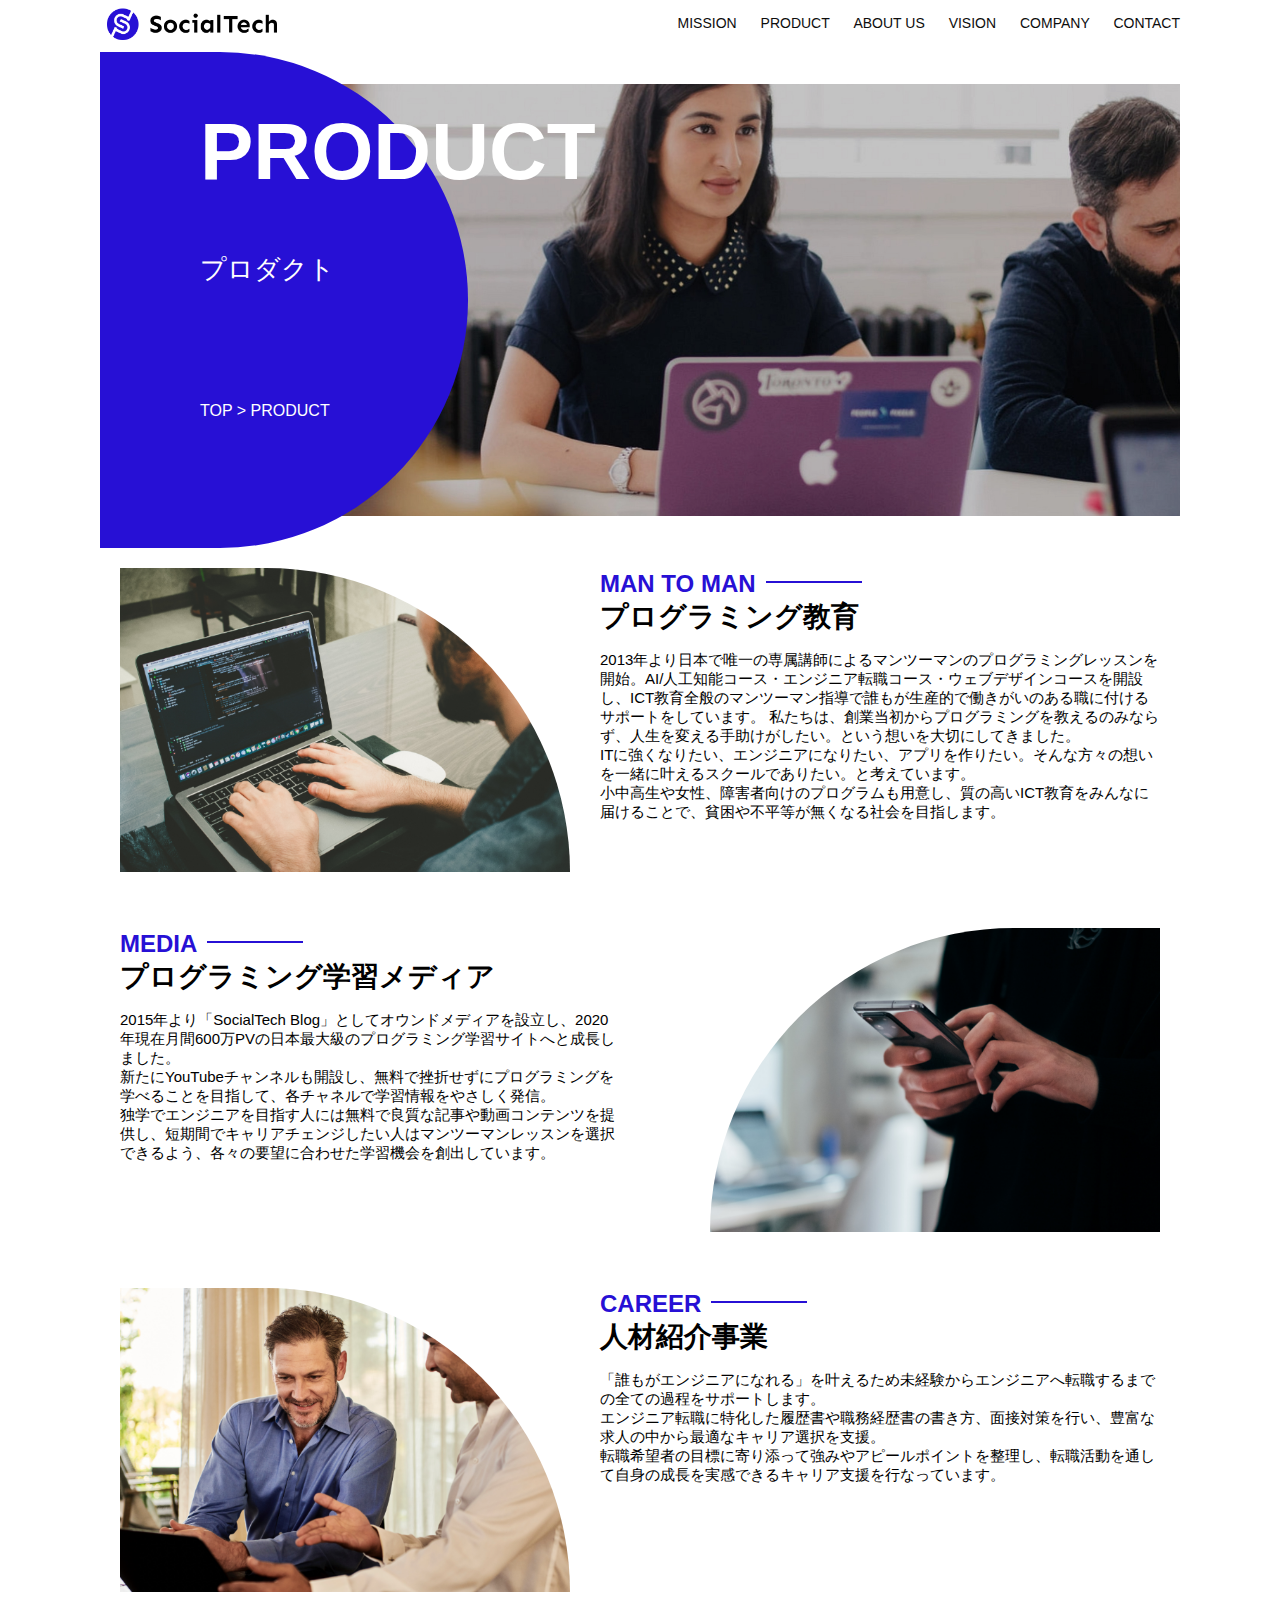
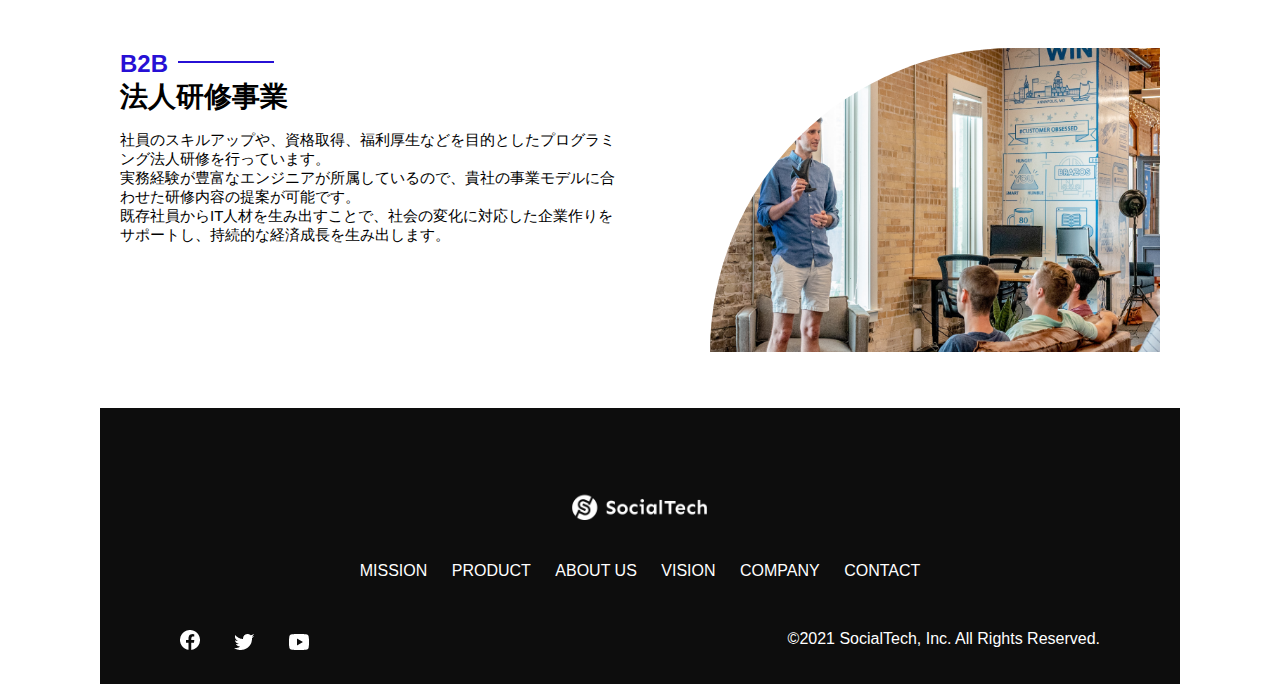
<file: product.html>
<!DOCTYPE html>
<html>
  <head>
    <title>SocialTech -RRODUCT プロダクト-</title>
    <meta charset="utf-8">
    <meta name="description" content="SocialTechの4つのプロダクトを紹介します">
    <meta name="viewport" content="width=device-width,initial-scale=1.0">
    <link rel="stylesheet" href="style.css">
  </head>

  <body>
    <!-- ヘッダー -->
    <header>
      <!-- ロゴ -->
     <a href="index.html" id="logo"><img src="images/logo.png" alt="トップページに戻る"></a> 
     
     <!-- PC用ナビゲーション -->
     <nav id="nav-pc">
       <a href="mission.html">MISSION</a>
       <a href="product.html">PRODUCT</a>
       <a href="index.html#aboutus">ABOUT US</a>
       <a href="index.html#vision">VISION</a>
       <a href="index.html#company">COMPANY</a>
       <a href="index.html#contact">CONTACT</a>
      </nav>
      
      <!-- スマホ用メニューボタン -->
      <img id="menu-sp" src="images/button-menu.png" alt="ナビゲーションを開く" onclick="document.getElementById('nav-sp').style.display = 'block'">
      <!-- スマホ用ナビゲーション -->
      <nav id="nav-sp">
        <img id="close" src="images/button-close.png" alt="ナビゲーションを閉じる" onclick="document.getElementById('nav-sp').style.display = 'none'">
        <a id="logo-sp" href="index.html" onclick="document.getElementById('nav-sp').style.display = 'none'"><img
          src="images/logo-sp.png" alt="トップページに戻る"></a>
          <a class="menu" href="mission.html" onclick="document.getElementById('nav-sp').style.display = 'none'">MISSION</a>
          <a class="menu" href="product.html" onclick="document.getElementById('nav-sp').style.display = 'none'">PRODUCT</a>
          <a class="menu" href="index.html#aboutus" onclick="document.getElementById('nav-sp').style.display = 'none'">ABOUT
            US</a>
            <a class="menu" href="index.html#vision"
            onclick="document.getElementById('nav-sp').style.display = 'none'">VISION</a>
            <a class="menu" href="index.html#company"
            onclick="document.getElementById('nav-sp').style.display = 'none'">COMPANY</a>
            <a class="menu" href="index.html#contact"
            onclick="document.getElementById('nav-sp').style.display = 'none'">CONTACT</a>
            <div id="sns">
              <a href="https://www.facebook.com/sejuku2013"><img src="images/button-facebook.png" alt="Facebookのリンク"></a>
              <a href="https://twitter.com/samuraijuku"><img src="images/button-twitter.png" alt="Twitterのリンク"></a>
              <a href="https://www.youtube.com/channel/UCCFOQO5aDK0xXam4cUQXT8g"><img src="images/button-youtube.png" alt="YouTubeのリンク"></a>
            </div>
          </nav>
    </header>
    <main>
      <article>
        <section id="product-main">
          <div id="product-title">
            <h1>PRODUCT</h1>
            <span>プロダクト</span>
            <div>TOP > PRODUCT</div>
          </div>
        </section>
        <section class="product-section1">
          <img src="images/product/product-mantoman.png" alt="PCでコードを書く男性">
          <div>
            <h2 class="product-h2">MAN TO MAN</h2>
            <h3 class="product-h3">プログラミング教育</h3>
            <p>
              2013年より日本で唯一の専属講師によるマンツーマンのプログラミングレッスンを開始。AI/人工知能コース・エンジニア転職コース・ウェブデザインコースを開設し、ICT教育全般のマンツーマン指導で誰もが生産的で働きがいのある職に付けるサポートをしています。
             私たちは、創業当初からプログラミングを教えるのみならず、人生を変える手助けがしたい。という想いを大切にしてきました。<br>ITに強くなりたい、エンジニアになりたい、アプリを作りたい。そんな方々の想いを一緒に叶えるスクールでありたい。と考えています。<br>小中高生や女性、障害者向けのプログラムも用意し、質の高いICT教育をみんなに届けることで、貧困や不平等が無くなる社会を目指します。
            </p>
          </div>
        </section>
        <section class="product-section2">
          <div>
            <h2 class="product-h2">MEDIA</h2>
            <h3 class="product-h3">プログラミング学習メディア</h3>
            <p>2015年より「SocialTech
              Blog」としてオウンドメディアを設立し、2020年現在月間600万PVの日本最大級のプログラミング学習サイトへと成長しました。<br>新たにYouTubeチャンネルも開設し、無料で挫折せずにプログラミングを学べることを目指して、各チャネルで学習情報をやさしく発信。<br>独学でエンジニアを目指す人には無料で良質な記事や動画コンテンツを提供し、短期間でキャリアチェンジしたい人はマンツーマンレッスンを選択できるよう、各々の要望に合わせた学習機会を創出しています。
            </p>
          </div>
          <img src="images/product/product-media.png" alt="スマートフォンを操作する人">
        </section>
        <section class="product-section1">
          <img src="images/product/product-career.png" alt="笑顔で話し合う2人の男性">
          <div>
            <h2 class="product-h2">CAREER</h2>
            <h3 class="product-h3">人材紹介事業</h3>
            <p>
              「誰もがエンジニアになれる」を叶えるため未経験からエンジニアへ転職するまでの全ての過程をサポートします。<br>エンジニア転職に特化した履歴書や職務経歴書の書き方、面接対策を行い、豊富な求人の中から最適なキャリア選択を支援。<br>転職希望者の目標に寄り添って強みやアピールポイントを整理し、転職活動を通して自身の成長を実感できるキャリア支援を行なっています。<br>
            </p>
          </div>
        </section>
        <section class="product-section2">
          <div>
            <h2 class="product-h2">B2B</h2>
            <h3 class="product-h3">法人研修事業</h3>
            <p>
              社員のスキルアップや、資格取得、福利厚生などを目的としたプログラミング法人研修を行っています。<br>実務経験が豊富なエンジニアが所属しているので、貴社の事業モデルに合わせた研修内容の提案が可能です。<br>既存社員からIT人材を生み出すことで、社会の変化に対応した企業作りをサポートし、持続的な経済成長を生み出します。
            </p>
          </div>
          <img src="images/product/product-b2b.png" alt="講演中の男性とそれを聴く人々">
        </section>
      </article>
      <footer>
        <div id="footer-logo">
          <img src="images/logo-sp.png" alt="SocialTech">
        </div>
        <div id="footer-link">
          <a href="mission.html">MISSION</a>
          <a href="product.html">PRODUCT</a>
          <a href="index.html#aboutus">ABOUT US</a>
          <a href="index.html#vision">VISION</a>
          <a href="index.html#company">COMPANY</a>
          <a href="index.html#contact">CONTACT</a>
        </div>
        <div id="sns-footer">
          <a href="https://www.facebook.com/sejuku2013"><img src="images/button-facebook.png" alt="Facebookのリンク"></a>
          <a href="https://twitter.com/samuraijuku"><img src="images/button-twitter.png" alt="Twitterのリンク"></a>
          <a href="https://www.youtube.com/channel/UCCFOQO5aDK0xXam4cUQXT8g"><img src="images/button-youtube.png" alt="YouTubeのリンク"></a>
          <span id="copyright">&copy;2021 SocialTech, Inc. All Rights Reserved. </span>
        </div>
      </footer>
    </main>
  </body>
</html>
</file>
<file: style.css>
/* PC、スマホ共通スタイル */
body {
  font-family: "Source Sans Pro", "Hiragino Kaku Gothic ProN", Meiryo, Arial, sans-serif;
}

p {
  font-size: 15px;
}

/*================
  PC用のスタイル
==================*/
@media screen and (min-width: 768px) {
/* 横幅設定 */
body {
  max-width: 1080px;
  min-width: 960px;
margin: 0 auto 0 auto
}

/* ヘッダー */
header {
  display: flex;
  justify-content: space-between;
}

/* ナビゲーションのレイアウト */
#nav-pc {
  text-align: right;
  font-size: 14px;
  padding-top: 15px;
}

/* ナビゲーションのリンク装飾設定 */
#nav-pc > a {
  text-decoration: none;
  margin-left: 20px;
}
#nav-pc > a:link {
  color: #0d0d0d;
}
#nav-pc > a:visited {
  color: #0d0d0d;
}
#nav-pc > a:hover {
  color: #0d0d0d;
  text-decoration: underline;
}
#nav-pc > a:active {
  color: #0d0d0d;
}

/* スマホ用ナビを非表示 */
#nav-sp,
#menu-sp {
  display: none;
}
/* メインビジュアル */
#main-visual {
  position: relative;
  height: 400px;
}

#main-message {
  position: absolute;
  top: 0;
  left: 0;
  background-color: #2710d5;
  color: #ffffff;
  border-radius: 0 0 476px 0;
  max-width: 620px;
  height: 100%;
  width: 100%;
  z-index: 11;
}

#main-message > h1 {
  font-size: 60px;
  font-weight: bold;
  margin: 100px 0 0 50px;
}

#main-message > p {
  font-size: 28px;
  margin: 0 0 0 50px;
}

#main-visual > img {
  max-width: 620px;
  border-radius: 476px 0 0 0;
  position: absolute;
  top: 0;
  right: 0;
  z-index: 10;
}

/* 見出し */
h2 {
  margin: 40px 0 0 0;
}

h2::after {
  content: url("images/line.png");
  margin-left: 10px;
}

h3 {
  font-size: 27px;
}

/* ミッション */
#mission {
  margin: 80px auto 80px auto;
  width: 100%;
}

#mission-flex {
  width: 100%;
  display: flex;
}

#mission-flex > div {
  width: 50%;
  margin: 20px;
}

#mission-photo {
  width: 100%;
}

#s2dgs {
  margin-top: 50px;
}

/* プロダクト */
#product {
  background-color: #fafafa;
  width: 100%;
  margin: 80px 0 80px 0;
  padding:10px 40px 0 40px;
}

/* 外枠 */
#product > div {
  margin-top: 40px;
  display: flex;
}

/* 左のカラム */
#product-left {
  width: 50%;
  margin-right: 20px;
}

/* 右のカラム */
#product-right {
  width: 50%;
  margin-left: 20px;
  margin-top: 80px;
}

/* 画像＋説明の枠 */
#product-left > div {
  position: relative;
  height: 480px;
  margin-right: 20px;
}
#product-right > div {
  position: relative;
  height: 480px;
  margin-left: 20px;
}

/* 画像 */
.product-photo {
  width: 100%;
}

/* 説明文の枠 */
.product-explain {
  background-color: #ffffff;
  position: absolute;
  left: 0;
  top: 280px;
  margin: 0 40px 0 40px;
  padding: 20px;
  box-shadow: 5px 5px 10px rgba(0,0,0,0.05);
}

/* 説明文の英語 */
.product-explain > span {
  color: #2710d5;
  font-weight: bold;
  font-size: 16px;
  margin: 0;
}

/* 説明文の見出し */
.product-explain > h3 {
margin: 5px 0 5px 0;
}

/* 説明文 */
.product-explain > p {
  margin: 0;
}

/* 「もっとみる」ボタン */
#product-more {
  margin: 0 auto -42px auto;
}

/* ABOUT US */
#aboutus {
  margin: 80px auto 80px auto;
}

/* 3つの組織文化と画像を入れる枠 */
#aboutus > div {
  display: flex;
}

/* 画像 */
.culture-img {
  width: 100%;
  align-self: flex-start;
}

.culture-img2 {
  margin-top: 50px;
  width: 100%;
}

/* 3つの組織文化の表 */
.culture-table {
  max-width: 500px;
  margin-right: 50px;
}

/* 番号 */
.culture-num {
  font-size: 80px;
  color: #2710d5;
  margin:0 20px 0 0;
}

/* 組織文化英語 */
.culture-en {
  color: #2710d5;
  font-weight: bold;
  font-size: 24px;
  display: block;
}

/* 組織文化日本語 */
.culture-jp {
  font-size: 28px;
  font-weight: bold;
}

/* 説明文 */
.culture-description {
  margin: 0;
}

/* ビジョン */
#vision {
  margin: 80px auto 80px auto;
}

/* セクション内の外枠 */
#vision > div {
  width: 100%;
  display: flex;
  justify-content: space-between;
  flex-wrap: wrap;
}

/* 7つの行動指針の枠 */
.vision-box {
  width: 300px;
  height: 300px;
  margin-bottom: 30px;
  position: relative;
}

.vision-box > img {
  width: 100%;
  height: auto;
  position: absolute;
  top: 0;
  left: 0;
  z-index: 30;
}

.vision-box > span {
  position: absolute;
  top: 0;
  left: 0;
  z-index: 31;
  margin-right: 20px;
}

.vision-box > span > h4 {
  color: #2710d5;
  font-size: 19px;
  margin: 80px 0 0 0;
}

.vision-box > span > h4::first-letter {
  font-size: 40px;
}

.vision-box > span >h5 {
  font-size: 20px;
  margin: 0 0 0 0;
}

.vision-box > span >p {
  margin: 10px 0 0 0;
}

/* 会社概要 */
#company {
  margin: 80px auto 80px auto;
}

#company-table {
  width: 100%；
}

.tableheader {
  text-align: left;
  padding: 20px;
  border-bottom-color: #2710d5;
  border-bottom-width: 1px;
  border-bottom-style: solid;
  width: 100px;
}

.tableheader-first {
  text-align: left;
  padding: 20px;
  border-bottom-color: #2710d5;
  border-bottom-width: 1px;
  border-bottom-style: solid;
  border-top-color: #2710d5;
  border-top-width: 1px;
  border-top-style: solid;
  width: 100px;
}

.cell {
  padding: 30px;
  border-bottom-color: #ececec;
  border-bottom-width: 1px;
  border-bottom-style: solid;
}

.cell-first {
  padding: 30px;
  border-bottom-color: #ececec;
  border-bottom-width: 1px;
  border-bottom-style: solid;
  border-top-color: #ececec;
  border-top-width: 1px;
  border-top-style: solid;
}

#company > iframe {
  width: 100%;
  height: 368px;
  margin-top: 40px;
}

/* お問い合わせ */
#contact {
  margin: 80px auto 80px auto;
}

/* 外枠 */
#contact > form > div {
  display: flex;
  flex-direction: row;
  flex-wrap: wrap;
  padding-bottom: 30px;
}

/* 左列の見出し */
.contact-heading {
  width: 240px;
  align-self: center;
}
/* 見出しのラベル */
.contact-label {
  font-weight: bold;
}
/* 必須 */
.contact-span {
  color: #ce2222;
  margin: 0 0 0 20px;
  font-weight: bold;
}

/* テキストボックス */
.contact-textbox {
  border-top: 0;
  border-left: 0;
  border-right: 0;
  border-bottom-width: 1px;
  border-bottom-color: #707070;
  border-bottom-style: solid;
  background-color: #fafafa;
  width: 400px;
  height: 56px;
}

/* お問い合わせ内容のテキストエリア */
.contact-textarea {
  border-top: 0;
  border-left: 0;
  border-right: 0;
  border-bottom-width: 1px;
  border-bottom-color: #707070;
  border-bottom-style: solid;
  background-color: #fafafa;
  width: 400px;
  height: 200px;
}

/* 個人情報の取り扱い */
details {
  width: 700px;
}
details > div {
  background-color: #fafafa;
  padding: 20px;
}
details > div > span {
  font-weight: bold;

}

/* フッター */
footer {
  background-color: #0d0d0d;
  text-align: center;
  padding: 80px 80px 30px 80px;
}

#footer-logo {
  margin-bottom: 30px;
}

#footer-link {
  margin-bottom: 50px;
}
#footer-link > a {
  text-decoration: none;
  margin: 10px;
}
#footer-link > a:link {
  color: #ffffff;
}
#footer-link > a:visited {
  color: #ffffff;
}
#footer-link > a:hover {
  color: #ffffff;
  text-decoration: underline;
}
#footer-link > a:active {
  color: #ffffff;
}

#sns-footer {
  text-align: left;
  width: 100%;
}

#sns-footer > a {
  margin-right: 30px;
}

#copyright {
  color: #ffffff;
  float: right;
}

/* mission.html用のスタイル */
/* ミッションのメインビジュアル */
#mission-main {
  height: 496px;
  width: 100%;
  background-image: url("images/mission/mission-main.png");
  background-repeat: no-repeat;
  background-position-y: center;
}

#mission-title {
  background-color: #2710d5;
  width: 368px;
  color: #ffffff;
  height: 496px;
  border-radius: 0 248px 248px 0;
  position: relative;
}

#mission-title > h1 {
  position: absolute;
  top: 0;
  left: 100px;
  font-size: 80px;
}

#mission-title > span {
  position: absolute;
  top: 200px;
  left: 100px;
  font-size: 26px;
}

#mission-title > div {
  position: absolute;
  top: 350px;
  left: 100px;
  font-size: 16px;
}

#mission-s2dgs {
  width: 100%;
  margin: 20px;
}

.mission-h2 {
  color: #2710d5;
  font-size: 40px;
}

.mission-h2::after {
  content: none;
}

#mission-5goals {
  margin: 20px;
  display: flex;
}

#mission-5goals > div {
  flex-grow: 1;
  padding:20px;
}

#mission-5goals > div > div {
  margin-bottom: 40px;
}

.fivegoals-image-right {
  float: right;
  margin: 20px;
}

.fivegoals-image-left {
  float: left;
  margin: 20px;
}

.fivegoals-number {
  color: #2710d5;
  font-size: 48px;
  margin: 0;
}

.fivegoals-h3 {
  font-size: 28px;
  margin: 0;
}

.fivegoals-p {
  margin: 0;
}

/* プロダクトページ */
#product-main {
  height: 496px;
  width: 100%;
  background-image: url("images/product/product-main.png");
  background-repeat: no-repeat;
  background-position-y: center;
}

#product-title {
  background-color: #2710d5;
  width: 368px;
  color: #ffffff;
  height: 496px;
  border-radius: 0 248px 248px 0;
  position: relative;
}

#product-title > h1 {
  position: absolute;
  top: 0;
  left: 100px;
  font-size: 80px;
}

#product-title > span {
  position: absolute;
  top: 200px;
  left: 100px;
  font-size: 26px;
}

#product-title > div {
  position: absolute;
  top: 350px;
  left: 100px;
  font-size: 16px;
}

/* セクション1 */
.product-section1 {
  position: relative;
  margin: 20px;
  height: 340px;
}

.product-section1 > img {
  position: absolute;
  top: 0;
  left: 0;
  width: 450px;
  margin: 0 40px 30px 0;
  border-radius: 0 432px 0 0;
}

.product-section1 > div {
  position: absolute;
  top: 0;
  left: 480px;
}

/* セクション2 */
.product-section2 {
  position: relative;
  margin: 20px;
  height: 340px;
}

.product-section2 > img {
  position: absolute;
  top: 0;
  right: 0;
  width: 450px;
  margin: 0 0 30px 40px;
  border-radius: 432px 0 0 0;
}

.product-section2 > div {
  width: 500px;
  position: absolute;
  top: 0;
  left: 0;
}

.product-h2 {
  color: #2710d5;
  font-size: 24px;
  margin: 0;
}

.product-h3 {
  font-size: 28px;
  margin: 0;
}
}

/*=======================
  スマートホン用のスタイル
=========================*/
@media screen and (max-width: 767px) {
  body {
    min-width: 375px;
    margin: 0;
  }

  /* PC用ナビゲーション非表示 */
  #nav-pc {
    display: none;
  }

  /* ハンバーガーメニュー */
  #menu-sp {
    float: right;
    padding: 0;
  }

   /* スマホ用ナビゲーションの表示切替 */
   /* 初期状態、レイアウトと非表示設定 */
  #nav-sp {
    background-color: #2710d5;
    position: absolute;
    left: 0;
    top: 0;
    height: 100%;
    width: 100%;
    display: none;
    z-index: 100;
   }

   /* ×ボタン */
   #close {
    position: absolute;
    top: 20px;
    right: 20px;
  }

   /* ナビゲーションメニュー用ロゴ */
   #logo-sp {
    margin: 80px 0 30px 20px;
  }

   /* ナビゲーションのリンクの装飾設定 */
   #nav-sp > a {
    display: block;
  }
  #nav-sp > a:link {
    color: #ffffff;
  }
  #nav-sp > a:visited {
    color: #ffffff;
  }
  #nav-sp > a:hover {
    color: #ffffff;
    text-decoration: underline;
  }
  #nav-sp > a:active {
    color: #ffffff;
  }
  #nav-sp > .menu {
    text-decoration: none;
    display: block;
    margin: 0 20px 0 20px;
    height: 44px;
    font-size: 16px;
    background-image: url("images/arrow.png");
    background-repeat: no-repeat;
    background-position: right top;
  }
#sns {
  position: absolute;
  bottom: 20px;
  left: 20px;
}
#sns >a {
  margin-right: 30px;
}

/* メインビジュアル */
#main-visual {
  position: relative;
  height: 470px;
  width: 100%;
  overflow: hidden;
}
#main-visual > div {
  position: absolute;
  top: 0;
  left: 0;
  background-color: #2710d5;
  color: white;
  border-radius: 0 0 476px 0;
  text-align: center;
  height: 280px;
  width: 100%;
  z-index: 11;
}
#main-visual > div >h1 {
  font-size: 28px;
  margin: 90px 0 0 0;
}

#main-visual > div >p {
  margin: 0;
}

#main-visual > img {
  width: 100%;
  border-radius: 476px 0 0 0;
  z-index: 10;
  position: absolute;
  bottom: 0;
  right: 0;
}

/* 見出し */
h2::after {
  content: url("images/line.png");
  margin-left: 10px;
}

h3 {
  font-size: 24px;
  margin: 10px 0 0 0;
}

/* ミッション */
#mission {
  margin: 20px;
}

#mission-photo {
  width: 100%;
}

#s2dgs {
  width: 100%;
}

/* プロダクト */
#product {
  background-color: #fafafa;
  padding-top: 10px;
}

#product h2 {
  margin-left: 20px;
}
/* 外枠 */
/* 左右のカラム スマホでは縦並び */
#product-left,
#product-right {
  margin-right: 20px;
  margin-left: 20px;
}

/* 画像＋説明の枠 */
#product-left > div,
#product-right >div {
  position: relative;
  height: 540px;
}

/* 説明文の枠 */
.product-explain {
  background-color: #ffffff;
  position: absolute;
  left: 0;
  bottom: 50px;
  padding: 20px;
  box-shadow: 5px 5px 10px rgba(0,0,0,0.05); 
}

.product-explain > span {
  color: #2710d5;
  font-weight: bold;
  font-size: 16px;
  margin: 0px;
}

.product-explain > h3 {
  margin: 10px 0 10px 0;
}

/* 画像 */
.product-photo {
  width: 100%;
}

#product-more > img {
  margin: 0 0 -42px 20px;
}

/* ABOUT US */
#aboutus {
  margin: 80px 20px 80px 20px;
}

#aboutus > div {
  display: flex;
  flex-direction: column;
}

.culture-table {
  width: 100%;
  padding-right: 20px;
  order: 2;
}

.culture-img {
  width: 100%;
  order: 1;
}

.culture-img2 {
  width: 100%;
}

.culture-num { 
  font-size: 80px;
  color: #2710d5;
}

.culture-en {
  color: #2710d5;
  font-weight: bold;
  font-size: 24px;
  display: block;

}

.culture-jp {
  display: block;
}

.culture-description {
  margin: 0;
}

/* ビジョン */
#vision {
  margin: 80px 20px 80px 20px;
}

.vision-box {
  width: 300px;
  height: 300px;
  margin-bottom: 30px;
  position: relative;
}

.vision-box > img {
  width: 100%;
  height: auto;
  position: absolute;
  top: 0;
  left: 0;
  z-index: 30;
}

.vision-box > span {
  position: absolute;
  top: 0;
  left: 0;
  z-index: 31;
  margin-right: 20px;
}

.vision-box > span >h4 {
  color: #2710d5;
  font-size: 19px;
  margin: 60px 0 0 0;
}

.vision-box > span > h5 {
  font-size: 20px;
  margin: 0 0 0 0;
}

.vision-box > span > p {
  margin: 10px 0 0 0;
}

/* 会社概要 */
#company {
  margin: 0 20px 0 20px;
}

#company > h3 {
  margin-bottom: 20px;
}

#company > table {
  width: 100%;
}

.tableheader-first {
  text-align: left;
  padding: 20px;
  border-bottom-color: #2710d5;
  border-bottom-width: 1px;
  border-bottom-style: solid;
  border-top-color: #2710d5;
  border-top-width: 1px;
  border-top-style: solid;
  width: 50px;
}

.tableheader {
  text-align: left;
  padding: 20px;
  border-bottom-color: #2710d5;
  border-bottom-width: 1px;
  border-bottom-style: solid;
  width: 50px;
}

.cell {
  padding: 20px;
  border-bottom-color: #ececec;
  border-bottom-width: 1px;
  border-bottom-style: solid;  
}

.cell-first {
  padding: 20px;

  border-bottom-color: #ececec;
  border-bottom-width: 1px;
  border-bottom-style: solid;
  border-top-color: #ececec;
  border-top-width: 1px;
  border-top-style: solid;
}

#company > iframe {
  width: 100%;
  height: 240px;
  margin: 40px 0 0 0;
}

/* お問い合わせ */
#contact {
  margin: 80px 20px 80px 20px;
}

#contact > h3 {
  margin-bottom: 20px;
}

#contact > form > div {
  margin-bottom: 20px;
}

.contact-heading {
  margin-bottom: 20px;
}

/* ラベル */
.contact-label {
  font-weight: bold;
}

/* 必須 */
.contact-span {
  color: #ce2222;
  margin: 0 0 0 20px;
  font-weight: bold;
}

.contact-textbox {
  height: 56px;
  border-top: 0;
  border-left: 0;
  border-right: 0;
  background-color: #fafafa;
  border-bottom-color: #707070;
  border-bottom-width: 1px;
  border-style: solid;
  min-width: 300px;
  width: 100%;
}

.contact-textarea {
  height: 150px;
  border-top: 0;
  border-left: 0;
  border-right: 0;
  background-color: #fafafa;
  width: 100%;
}

.radiobutton {
  margin-bottom: 20px;
}

.radiobutton + label::after {
  content: "\A";
  white-space: pre;
}

/* フッター */
footer {
  background-color: #0d0d0d;
  padding: 30px 20px 50px 20px;
}

#footer-logo {
  margin-bottom: 30px;
}

#footer-link {
  margin-bottom: 50px;
}

#footer-link > a {
  text-decoration: none;
  margin: 0 20px 30px 0;
  display: block;
  background-image: url("images/arrow.png");
  background-repeat: no-repeat;
  background-position: right top;
}
#footer-link >a:link {
  color: #ffffff;
}
#footer-link > a:visited {
  color: #ffffff;
}
#footer-link a:hover {
  color: #ffffff;
  text-decoration: underline;
}
#footer-link > a:active {
  color: #ffffff;
}

#sns-footer {
  display: block;
  width: 100%;
}

#sns-footer >a {
  margin-right: 30px;
}

#copyright {
  font-size: 12px;
  display: block;
  margin-top: 30px;
  color: #ffffff;
}

/* mission.html用スタイル */
/* ミッションのメインビジュアル */
#mission-main {
  height: 256px;
  width: 100%;
  background-image: url("images/mission/mission-main.png");
  background-repeat: no-repeat;
  background-position-y: center;
  background-size: auto 208px;
}

#mission-title {
  background-color: #2710d5;
  width: 136px;
  color: #ffffff;
  height: 256px;
  border-radius: 0 248px 248px 0;
  position: relative;
}

#mission-title > h1 {
  position: absolute;
  top: 0;
  left: 20px;
  font-size: 40px; 
}

#mission-title > span {
  position: absolute;
  top: 110px;
  left: 20px;
  font-size: 18px;
}

#mission-title > div {
  position: absolute;
  top: 180px;
  left: 20px;
  font-size: 13px;
}

/* ミッションページ S2DGSの設定 */
#mission-s2dgs {
  margin: 20px;
}

.mission-h2 {
  color: #2710d5;
  font-size: 38px;
  margin: 0px;
}

.mission-h2::after {
  content: none;
}

#mission-s2dgs > img {
  width: 100%;
}

/* ミッションページ 5Goalsの設定 */
#mission-5goals {
  margin: 20px;
}

#mission-5goals > div > div {
  margin-bottom: 40px;
}

#s2dgs-image {
  width: 100%;
}

.fivegoals-image-right {
  margin: 20px auto 20px auto;
  display: block;
}

.fivegoals-image-left {
  margin: 20px auto 20px auto;
  display: block;
}

.fivegoals-number {
  color: #2710d5;
  font-size: 48px;
  margin: 0;
}

.fivegoals-h3 {
  font-size: 28px;
  margin: 0;
}

.fivegoals-p {
  margin: 0;
}

/* プロダクトページ */
#product-main {
  height: 256px;
  width: 100%;
  background-image: url("images/product/product-main.png");
  background-repeat: no-repeat;
  background-position-y: center;
  background-size: auto 208px;
}

#product-title {
  background-color: #2710d5;
  width: 136px;
  color: #ffffff;
  height: 256px;
  border-radius: 0 248px 248px 0;
  position: relative;
}

#product-title > h1 {
  position: absolute;
  top: 0;
  left: 20px;
  font-size: 40px;
}

#product-title > span {
  position: absolute;
  top: 110px;
  left: 20px;
  font-size: 18px;
}

#product-title > div {
  position: absolute;
  top: 180px;
  left: 20px;
  font-size: 13px;
}

.product-section1 {
  margin: 20px;
}

.product-section1 > img {
  width: 100%;
  border-radius: 0 300px 0 0;
}

.product-section2 {
  margin: 20px;
  display: flex;
  flex-direction: column;
}

.product-section2 > img {
  order: 1;
  width: 100%;
  border-radius: 300px 0 0 0;
}

.product-section2 > div {
  order: 2;
}

.product-h2 {
  color: #2710d5;
  font-size: 24px;
  margin: 0;
}

.product-h3 {
  font-size: 28px;
  margin: 0;
}
}
</file>
